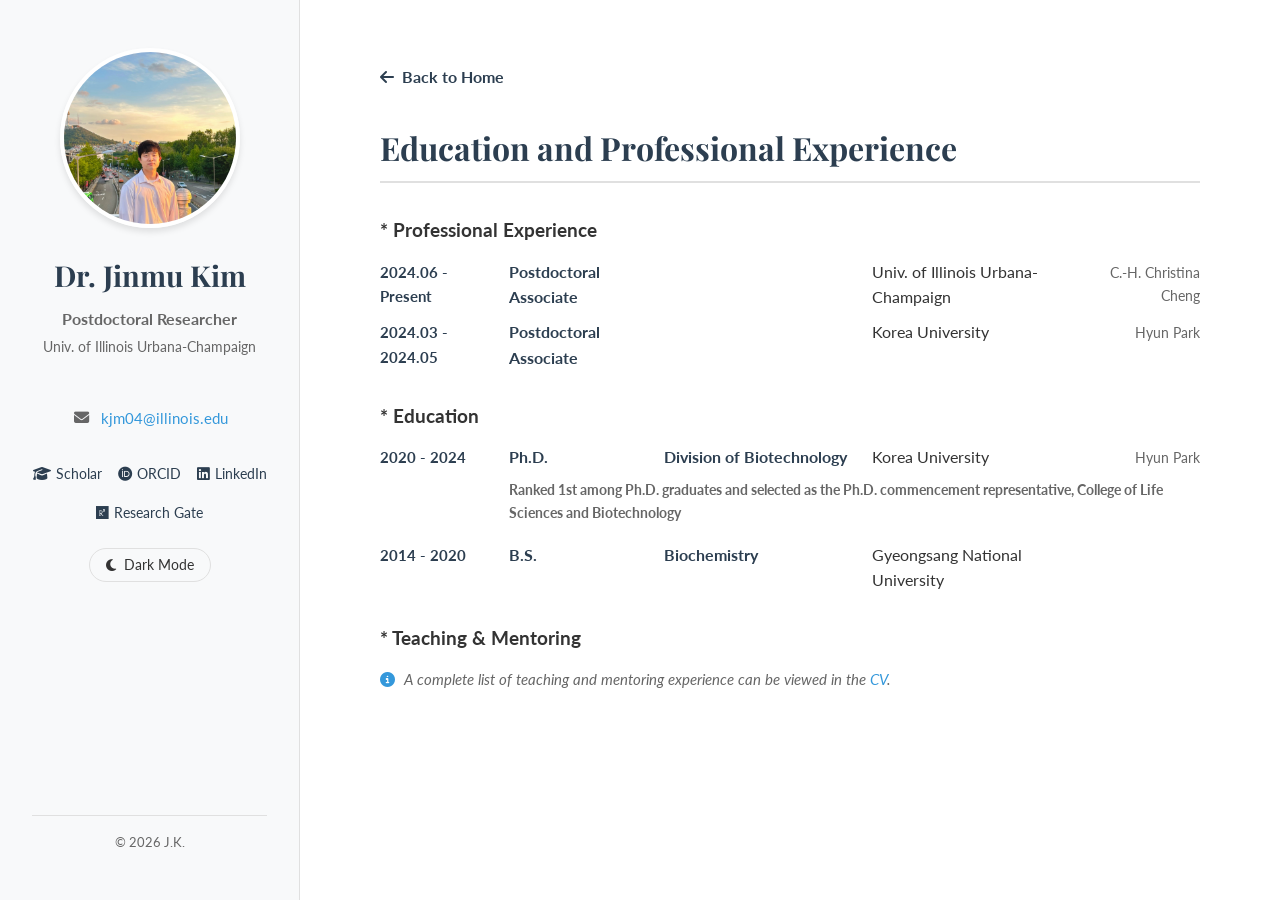
<file: education.html>
<!DOCTYPE html>
<html lang="en" data-theme="light">

<head>
    <meta charset="UTF-8">
    <meta name="viewport" content="width=device-width, initial-scale=1.0">
    <title>Education & Experience | Dr. Jinmu Kim</title>
    <meta name="description" content="Education and professional experience of Dr. Jinmu Kim, Postdoctoral Researcher.">
    <link rel="stylesheet" href="style.css">
    <link rel="preconnect" href="https://fonts.googleapis.com">
    <link rel="preconnect" href="https://fonts.gstatic.com" crossorigin>
    <link
        href="https://fonts.googleapis.com/css2?family=Lato:wght@300;400;700&family=Playfair+Display:wght@700&display=swap"
        rel="stylesheet">
    <link rel="stylesheet" href="https://cdnjs.cloudflare.com/ajax/libs/font-awesome/6.4.0/css/all.min.css">
</head>

<body>

    <div class="container">
        <!-- Sidebar Section -->
        <aside class="sidebar">
            <div class="profile-section">
                <div class="profile-photo-container">
                    <img src="assets/profile.png" alt="Profile Photo" class="profile-photo" id="profile-photo">
                </div>
                <h1 class="name">Dr. Jinmu Kim</h1>
                <p class="title">Postdoctoral Researcher </p>
                <p class="university">Univ. of Illinois Urbana-Champaign</p>
            </div>

            <div class="contact-section">
                <ul class="contact-list">
                    <li><i class="fas fa-envelope"></i> <a href="mailto:kjm04@illinois.edu">kjm04@illinois.edu</a></li>
                </ul>
                <div class="social-links">
                    <a href="https://scholar.google.com/citations?user=EKrur-wAAAAJ&hl=en"
                        aria-label="Google Scholar"><i class="fas fa-graduation-cap"></i> Scholar</a>
                    <a href="https://orcid.org/0000-0003-4045-7227" aria-label="ORCID"><i class="fab fa-orcid"></i>
                        ORCID</a>
                    <a href="https://www.linkedin.com/in/jinmu-kim-b20b4b314" aria-label="LinkedIn"><i
                            class="fab fa-linkedin"></i> LinkedIn</a>
                    <a href="https://www.researchgate.net/profile/Jinmu-Kim" aria-label="ResearchGate"><i
                            class="fab fa-researchgate"></i> Research Gate</a>
                </div>
            </div>

            <div class="theme-toggle-wrapper">
                <button class="theme-toggle" id="theme-toggle" aria-label="Toggle dark mode">
                    <i class="fas fa-moon" id="theme-icon"></i>
                    <span id="theme-label">Dark Mode</span>
                </button>
            </div>

            <div class="sidebar-footer">
                <p>&copy; <span id="current-year"></span> J.K.</p>
            </div>
        </aside>

        <!-- Main Content Section -->
        <main class="main-content">
            <header class="mobile-header">
                <span class="mobile-title">Dr. Jinmu Kim</span>
                <div class="mobile-controls">
                    <button class="theme-toggle-mobile" id="theme-toggle-mobile" aria-label="Toggle dark mode">
                        <i class="fas fa-moon" id="theme-icon-mobile"></i>
                    </button>
                    <button class="menu-toggle" aria-label="Toggle navigation">
                        <i class="fas fa-bars"></i>
                    </button>
                </div>
            </header>

            <div class="pub-page-header">
                <a href="index.html" class="back-link"><i class="fas fa-arrow-left"></i> Back to Home</a>
            </div>

            <section id="education" class="content-section">
                <h2>Education and Professional Experience</h2>

                <h3>* Professional Experience</h3>
                <div class="education-grid">
                    <div class="edu-date">2024.06 - Present</div>
                    <div class="edu-role">Postdoctoral Associate</div>
                    <div class="edu-dept"></div>
                    <div class="edu-loc">Univ. of Illinois Urbana-Champaign</div>
                    <div class="edu-advisor">C.-H. Christina Cheng</div>
                </div>
                <div class="education-grid">
                    <div class="edu-date">2024.03 - 2024.05</div>
                    <div class="edu-role">Postdoctoral Associate</div>
                    <div class="edu-dept"></div>
                    <div class="edu-loc">Korea University</div>
                    <div class="edu-advisor">Hyun Park</div>
                </div>

                <br>

                <h3>* Education</h3>
                <div class="education-grid">
                    <div class="edu-date">2020 - 2024</div>
                    <div class="edu-role">Ph.D.</div>
                    <div class="edu-dept">Division of Biotechnology</div>
                    <div class="edu-loc">Korea University</div>
                    <div class="edu-advisor">Hyun Park</div>
                    <div class="edu-note">Ranked 1st among Ph.D. graduates and selected as the Ph.D. commencement
                        representative, College of Life Sciences and Biotechnology</div>
                </div>
                <div class="education-grid">
                    <div class="edu-date">2014 - 2020</div>
                    <div class="edu-role">B.S.</div>
                    <div class="edu-dept">Biochemistry</div>
                    <div class="edu-loc">Gyeongsang National University</div>
                    <div class="edu-advisor"></div>
                </div>

                <br>

                <!-- Teaching & Mentoring note -->
                <h3>* Teaching & Mentoring</h3>
                <p class="cv-note"><i class="fas fa-info-circle"></i> A complete list of teaching and mentoring
                    experience can be viewed in the <a href="assets/JK_cv_2026_NEW.pdf" target="_blank">CV</a>.</p>
            </section>

        </main>
    </div>

    <script src="script.js"></script>
</body>

</html>
</file>
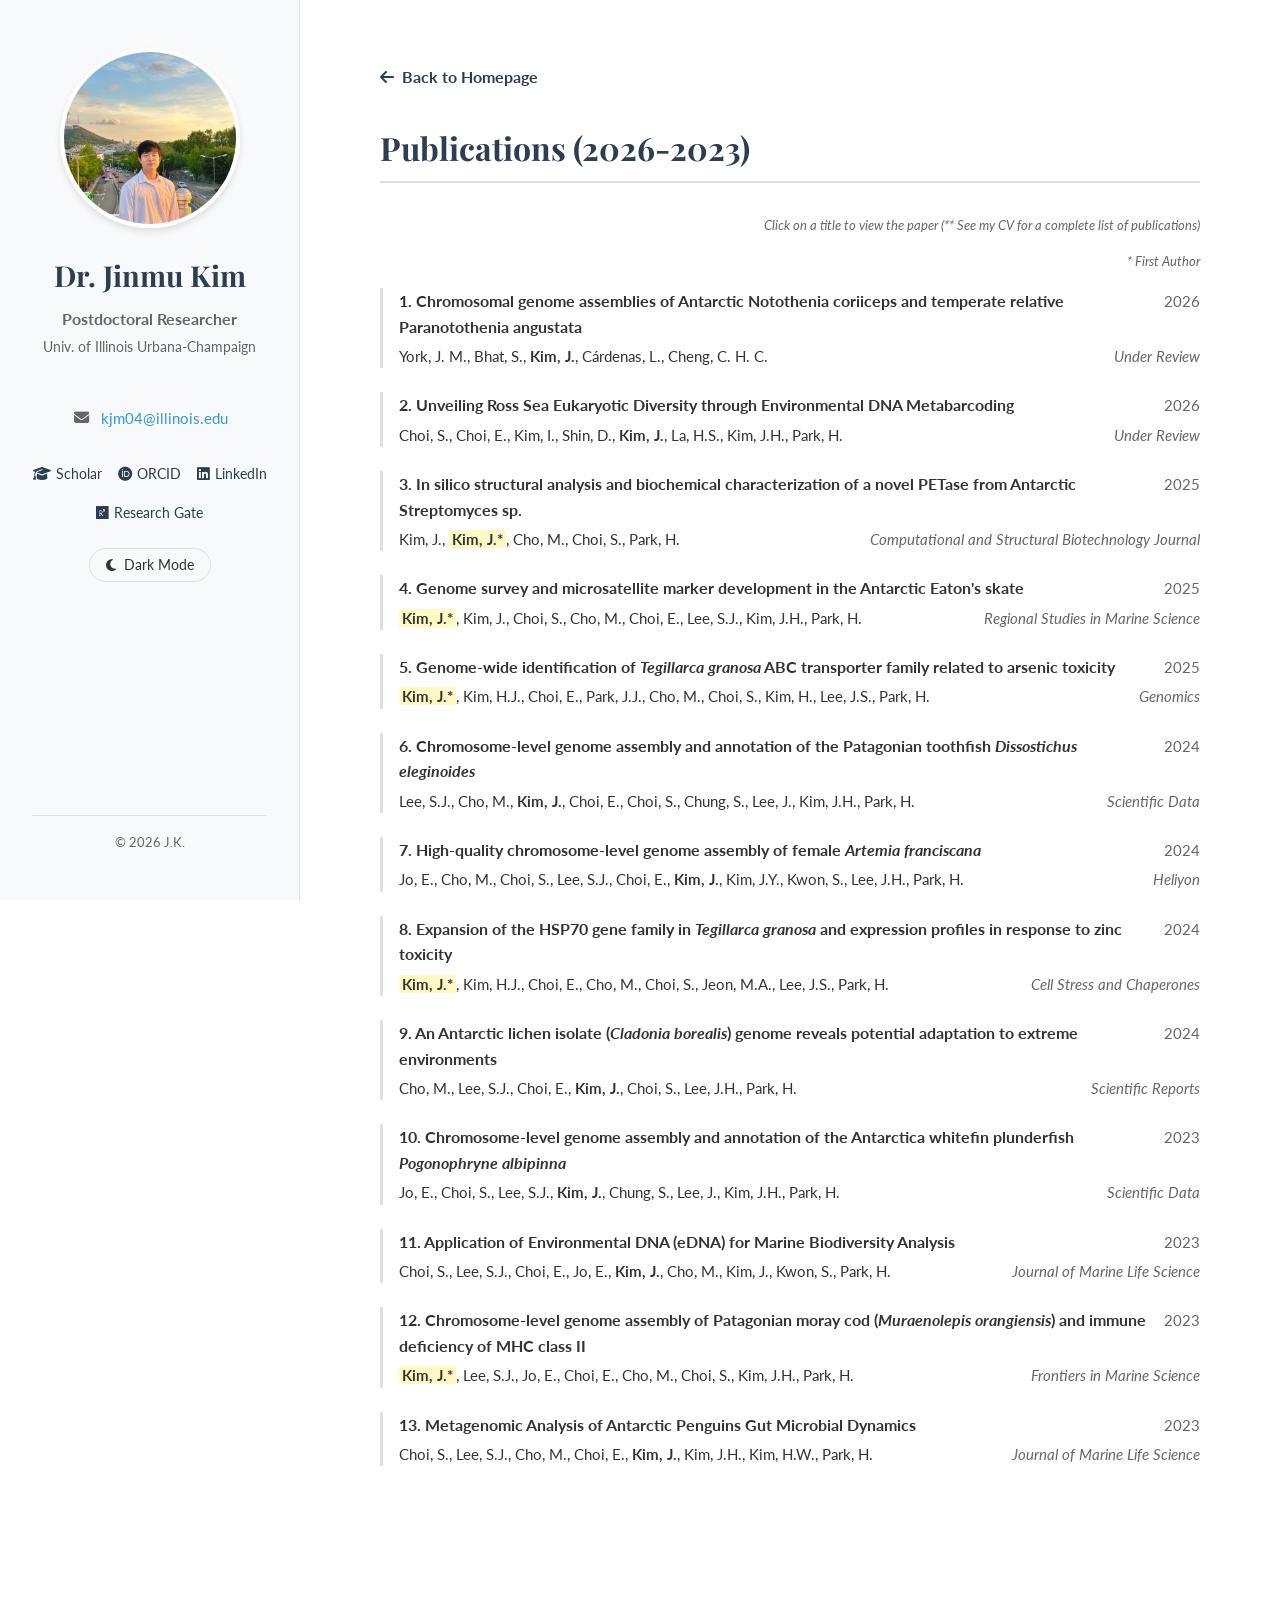
<file: publications.html>
<!DOCTYPE html>
<html lang="en" data-theme="light">

<head>
    <meta charset="UTF-8">
    <meta name="viewport" content="width=device-width, initial-scale=1.0">
    <title>Publications | Dr. Jinmu Kim</title>
    <meta name="description" content="Peer-reviewed publications by Dr. Jinmu Kim.">
    <link rel="stylesheet" href="style.css">
    <link rel="preconnect" href="https://fonts.googleapis.com">
    <link rel="preconnect" href="https://fonts.gstatic.com" crossorigin>
    <link
        href="https://fonts.googleapis.com/css2?family=Lato:wght@300;400;700&family=Playfair+Display:wght@700&display=swap"
        rel="stylesheet">
    <link rel="stylesheet" href="https://cdnjs.cloudflare.com/ajax/libs/font-awesome/6.4.0/css/all.min.css">
</head>

<body>

    <div class="container">
        <aside class="sidebar">
            <div class="profile-section">
                <div class="profile-photo-container">
                    <img src="assets/profile.png" alt="Profile Photo" class="profile-photo" id="profile-photo">
                </div>
                <h1 class="name">Dr. Jinmu Kim</h1>
                <p class="title">Postdoctoral Researcher</p>
                <p class="university">Univ. of Illinois Urbana-Champaign</p>
            </div>
            <div class="contact-section">
                <ul class="contact-list">
                    <li><i class="fas fa-envelope"></i> <a href="mailto:kjm04@illinois.edu">kjm04@illinois.edu</a></li>
                </ul>
                <div class="social-links">
                    <a href="https://scholar.google.com/citations?user=EKrur-wAAAAJ&hl=en" aria-label="Google Scholar"><i class="fas fa-graduation-cap"></i> Scholar</a>
                    <a href="https://orcid.org/0000-0003-4045-7227" aria-label="ORCID"><i class="fab fa-orcid"></i> ORCID</a>
                    <a href="https://www.linkedin.com/in/jinmu-kim-b20b4b314" aria-label="LinkedIn"><i class="fab fa-linkedin"></i> LinkedIn</a>
                    <a href="https://www.researchgate.net/profile/Jinmu-Kim" aria-label="ResearchGate"><i class="fab fa-researchgate"></i> Research Gate</a>
                </div>
            </div>
            <div class="theme-toggle-wrapper">
                <button class="theme-toggle" id="theme-toggle" aria-label="Toggle dark mode">
                    <i class="fas fa-moon" id="theme-icon"></i>
                    <span id="theme-label">Dark Mode</span>
                </button>
            </div>
            <div class="sidebar-footer">
                <p>&copy; <span id="current-year"></span> J.K.</p>
            </div>
        </aside>

        <main class="main-content">
            <header class="mobile-header">
                <span class="mobile-title">Dr. Jinmu Kim</span>
                <div class="mobile-controls">
                    <button class="theme-toggle-mobile" id="theme-toggle-mobile" aria-label="Toggle dark mode">
                        <i class="fas fa-moon" id="theme-icon-mobile"></i>
                    </button>
                    <button class="menu-toggle" aria-label="Toggle navigation">
                        <i class="fas fa-bars"></i>
                    </button>
                </div>
            </header>

            <div class="pub-page-header">
                <a href="index.html" class="back-link"><i class="fas fa-arrow-left"></i> Back to Homepage</a>
            </div>

            <section class="content-section">
                <h2>Publications (2026-2023)</h2>
                <p class="citation-note">Click on a title to view the paper (** See my CV for a complete list of publications)</p>
                <p class="citation-note">* First Author</p>
                <ul class="citation-list">
                    <li>
                        <span class="citation-title"><a href="https://doi.org/10.1101/2025.10.11.681823">1. Chromosomal genome assemblies of Antarctic Notothenia coriiceps and temperate relative Paranotothenia angustata</a> <span class="citation-year">2026</span></span>
                        <span class="citation-authors">York, J. M., Bhat, S., <strong>Kim, J.</strong>, Cárdenas, L., Cheng, C. H. C.</span>
                        <span class="citation-journal"><em>Under Review</em></span>
                    </li>
                    <li>
                        <span class="citation-title"><a href="https://papers.ssrn.com/sol3/papers.cfm?abstract_id=6662831">2. Unveiling Ross Sea Eukaryotic Diversity through Environmental DNA Metabarcoding</a> <span class="citation-year">2026</span></span>
                        <span class="citation-authors">Choi, S., Choi, E., Kim, I., Shin, D., <strong>Kim, J.</strong>, La, H.S., Kim, J.H., Park, H.</span>
                        <span class="citation-journal"><em>Under Review</em></span>
                    </li>
                    <li>
                        <span class="citation-title"><a href="https://doi.org/10.1016/j.csbj.2025.11.017">3. In silico structural analysis and biochemical characterization of a novel PETase from Antarctic Streptomyces sp.</a> <span class="citation-year">2025</span></span>
                        <span class="citation-authors">Kim, J., <span class="first-author"><strong>Kim, J.*</strong></span>, Cho, M., Choi, S., Park, H.</span>
                        <span class="citation-journal"><em>Computational and Structural Biotechnology Journal</em></span>
                    </li>
                    <li>
                        <span class="citation-title"><a href="https://doi.org/10.1016/j.rsma.2025.104432">4. Genome survey and microsatellite marker development in the Antarctic Eaton's skate</a> <span class="citation-year">2025</span></span>
                        <span class="citation-authors"><span class="first-author"><strong>Kim, J.*</strong></span>, Kim, J., Choi, S., Cho, M., Choi, E., Lee, S.J., Kim, J.H., Park, H.</span>
                        <span class="citation-journal"><em>Regional Studies in Marine Science</em></span>
                    </li>
                    <li>
                        <span class="citation-title"><a href="https://doi.org/10.1016/j.ygeno.2025.111024">5. Genome-wide identification of <em>Tegillarca granosa</em> ABC transporter family related to arsenic toxicity</a> <span class="citation-year">2025</span></span>
                        <span class="citation-authors"><span class="first-author"><strong>Kim, J.*</strong></span>, Kim, H.J., Choi, E., Park, J.J., Cho, M., Choi, S., Kim, H., Lee, J.S., Park, H.</span>
                        <span class="citation-journal"><em>Genomics</em></span>
                    </li>
                    <li>
                        <span class="citation-title"><a href="https://doi.org/10.1038/s41597-024-04119-w">6. Chromosome-level genome assembly and annotation of the Patagonian toothfish <em>Dissostichus eleginoides</em></a> <span class="citation-year">2024</span></span>
                        <span class="citation-authors">Lee, S.J., Cho, M., <strong>Kim, J.</strong>, Choi, E., Choi, S., Chung, S., Lee, J., Kim, J.H., Park, H.</span>
                        <span class="citation-journal"><em>Scientific Data</em></span>
                    </li>
                    <li>
                        <span class="citation-title"><a href="https://doi.org/10.1016/j.heliyon.2024.e38687">7. High-quality chromosome-level genome assembly of female <em>Artemia franciscana</em></a> <span class="citation-year">2024</span></span>
                        <span class="citation-authors">Jo, E., Cho, M., Choi, S., Lee, S.J., Choi, E., <strong>Kim, J.</strong>, Kim, J.Y., Kwon, S., Lee, J.H., Park, H.</span>
                        <span class="citation-journal"><em>Heliyon</em></span>
                    </li>
                    <li>
                        <span class="citation-title"><a href="https://doi.org/10.1016/j.cstres.2024.01.004">8. Expansion of the HSP70 gene family in <em>Tegillarca granosa</em> and expression profiles in response to zinc toxicity</a> <span class="citation-year">2024</span></span>
                        <span class="citation-authors"><span class="first-author"><strong>Kim, J.*</strong></span>, Kim, H.J., Choi, E., Cho, M., Choi, S., Jeon, M.A., Lee, J.S., Park, H.</span>
                        <span class="citation-journal"><em>Cell Stress and Chaperones</em></span>
                    </li>
                    <li>
                        <span class="citation-title"><a href="https://doi.org/10.1038/s41598-024-51895-x">9. An Antarctic lichen isolate (<em>Cladonia borealis</em>) genome reveals potential adaptation to extreme environments</a> <span class="citation-year">2024</span></span>
                        <span class="citation-authors">Cho, M., Lee, S.J., Choi, E., <strong>Kim, J.</strong>, Choi, S., Lee, J.H., Park, H.</span>
                        <span class="citation-journal"><em>Scientific Reports</em></span>
                    </li>
                    <li>
                        <span class="citation-title"><a href="https://doi.org/10.1038/s41597-023-02811-x">10. Chromosome-level genome assembly and annotation of the Antarctica whitefin plunderfish <em>Pogonophryne albipinna</em></a> <span class="citation-year">2023</span></span>
                        <span class="citation-authors">Jo, E., Choi, S., Lee, S.J., <strong>Kim, J.</strong>, Chung, S., Lee, J., Kim, J.H., Park, H.</span>
                        <span class="citation-journal"><em>Scientific Data</em></span>
                    </li>
                    <li>
                        <span class="citation-title"><a href="https://doi.org/10.23005/ksmls.2023.8.2.93">11. Application of Environmental DNA (eDNA) for Marine Biodiversity Analysis</a> <span class="citation-year">2023</span></span>
                        <span class="citation-authors">Choi, S., Lee, S.J., Choi, E., Jo, E., <strong>Kim, J.</strong>, Cho, M., Kim, J., Kwon, S., Park, H.</span>
                        <span class="citation-journal"><em>Journal of Marine Life Science</em></span>
                    </li>
                    <li>
                        <span class="citation-title"><a href="https://doi.org/10.3389/fmars.2023.1215125">12. Chromosome-level genome assembly of Patagonian moray cod (<em>Muraenolepis orangiensis</em>) and immune deficiency of MHC class II</a> <span class="citation-year">2023</span></span>
                        <span class="citation-authors"><span class="first-author"><strong>Kim, J.*</strong></span>, Lee, S.J., Jo, E., Choi, E., Cho, M., Choi, S., Kim, J.H., Park, H.</span>
                        <span class="citation-journal"><em>Frontiers in Marine Science</em></span>
                    </li>
                    <li>
                        <span class="citation-title"><a href="https://doi.org/10.23005/ksmls.2023.8.1.43">13. Metagenomic Analysis of Antarctic Penguins Gut Microbial Dynamics</a> <span class="citation-year">2023</span></span>
                        <span class="citation-authors">Choi, S., Lee, S.J., Cho, M., Choi, E., <strong>Kim, J.</strong>, Kim, J.H., Kim, H.W., Park, H.</span>
                        <span class="citation-journal"><em>Journal of Marine Life Science</em></span>
                    </li>
                </ul>
            </section>
        </main>
    </div>

    <script src="script.js"></script>
</body>

</html>
</file>
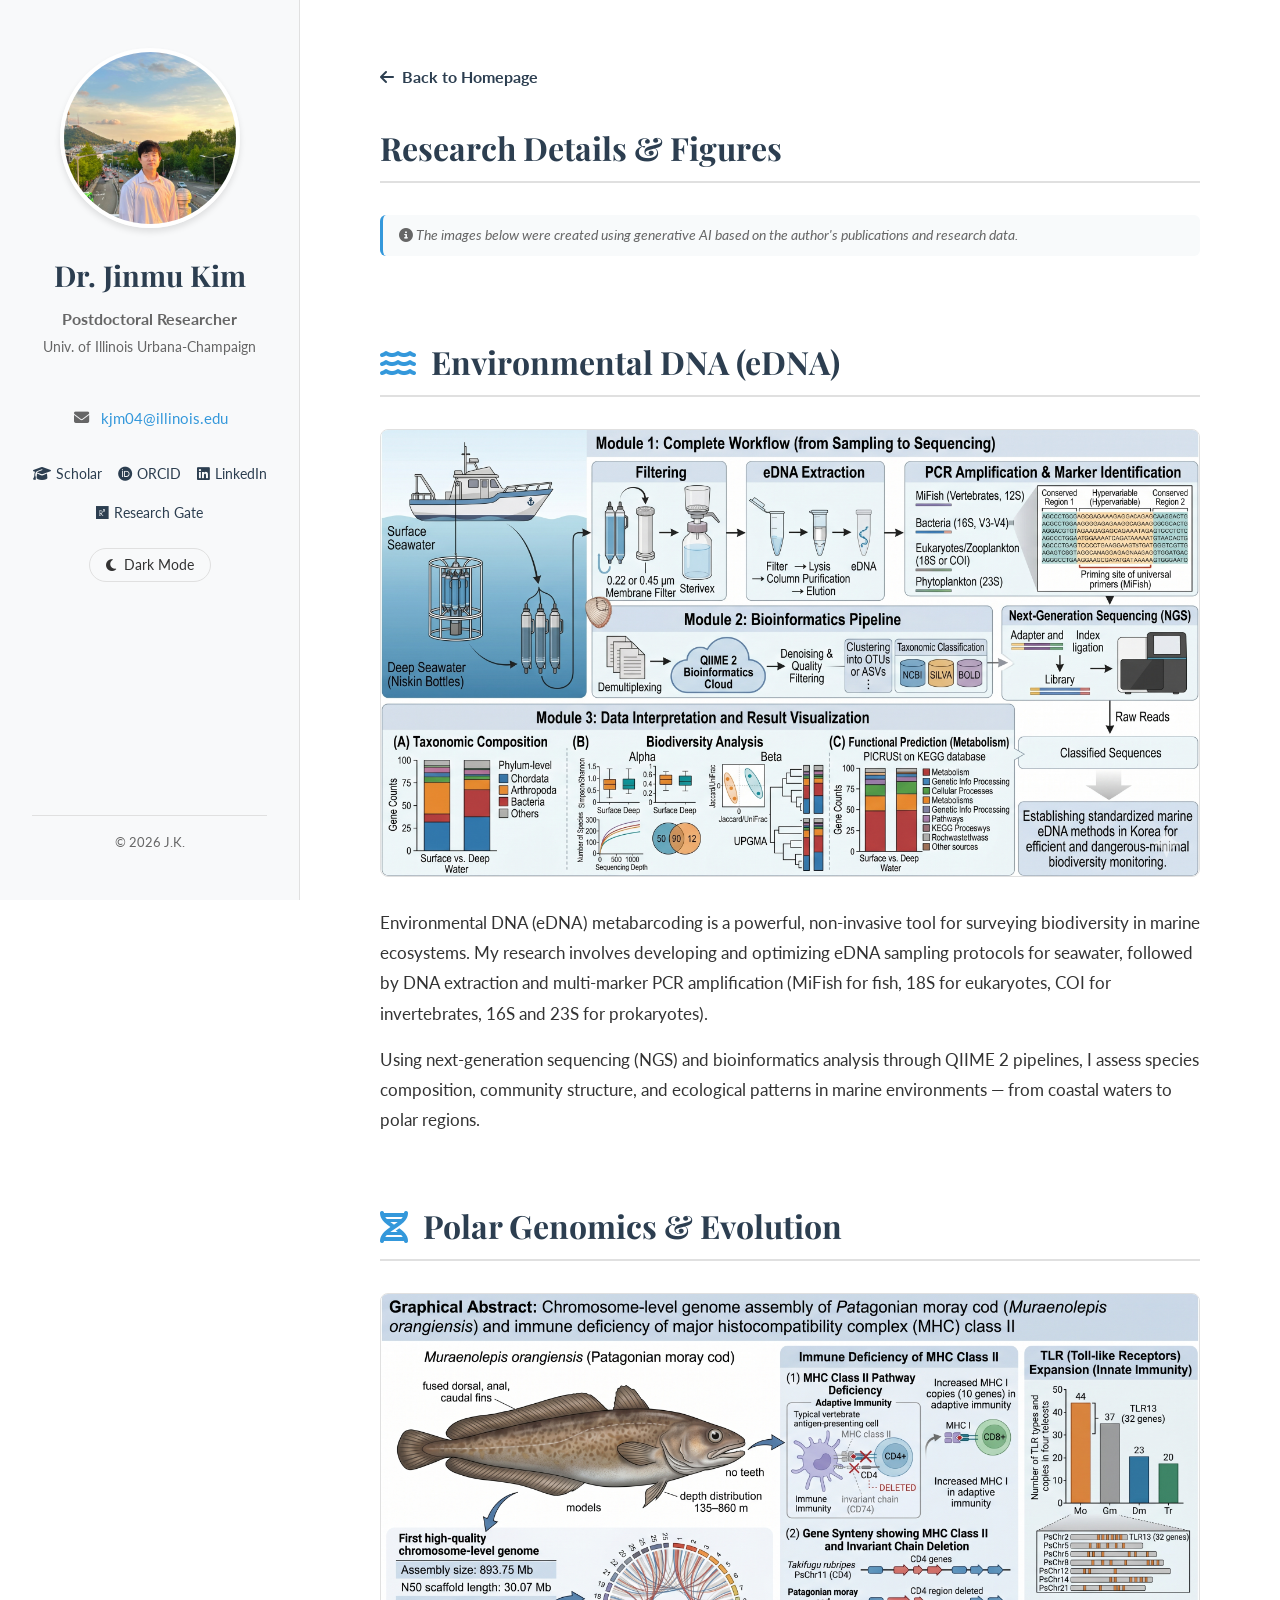
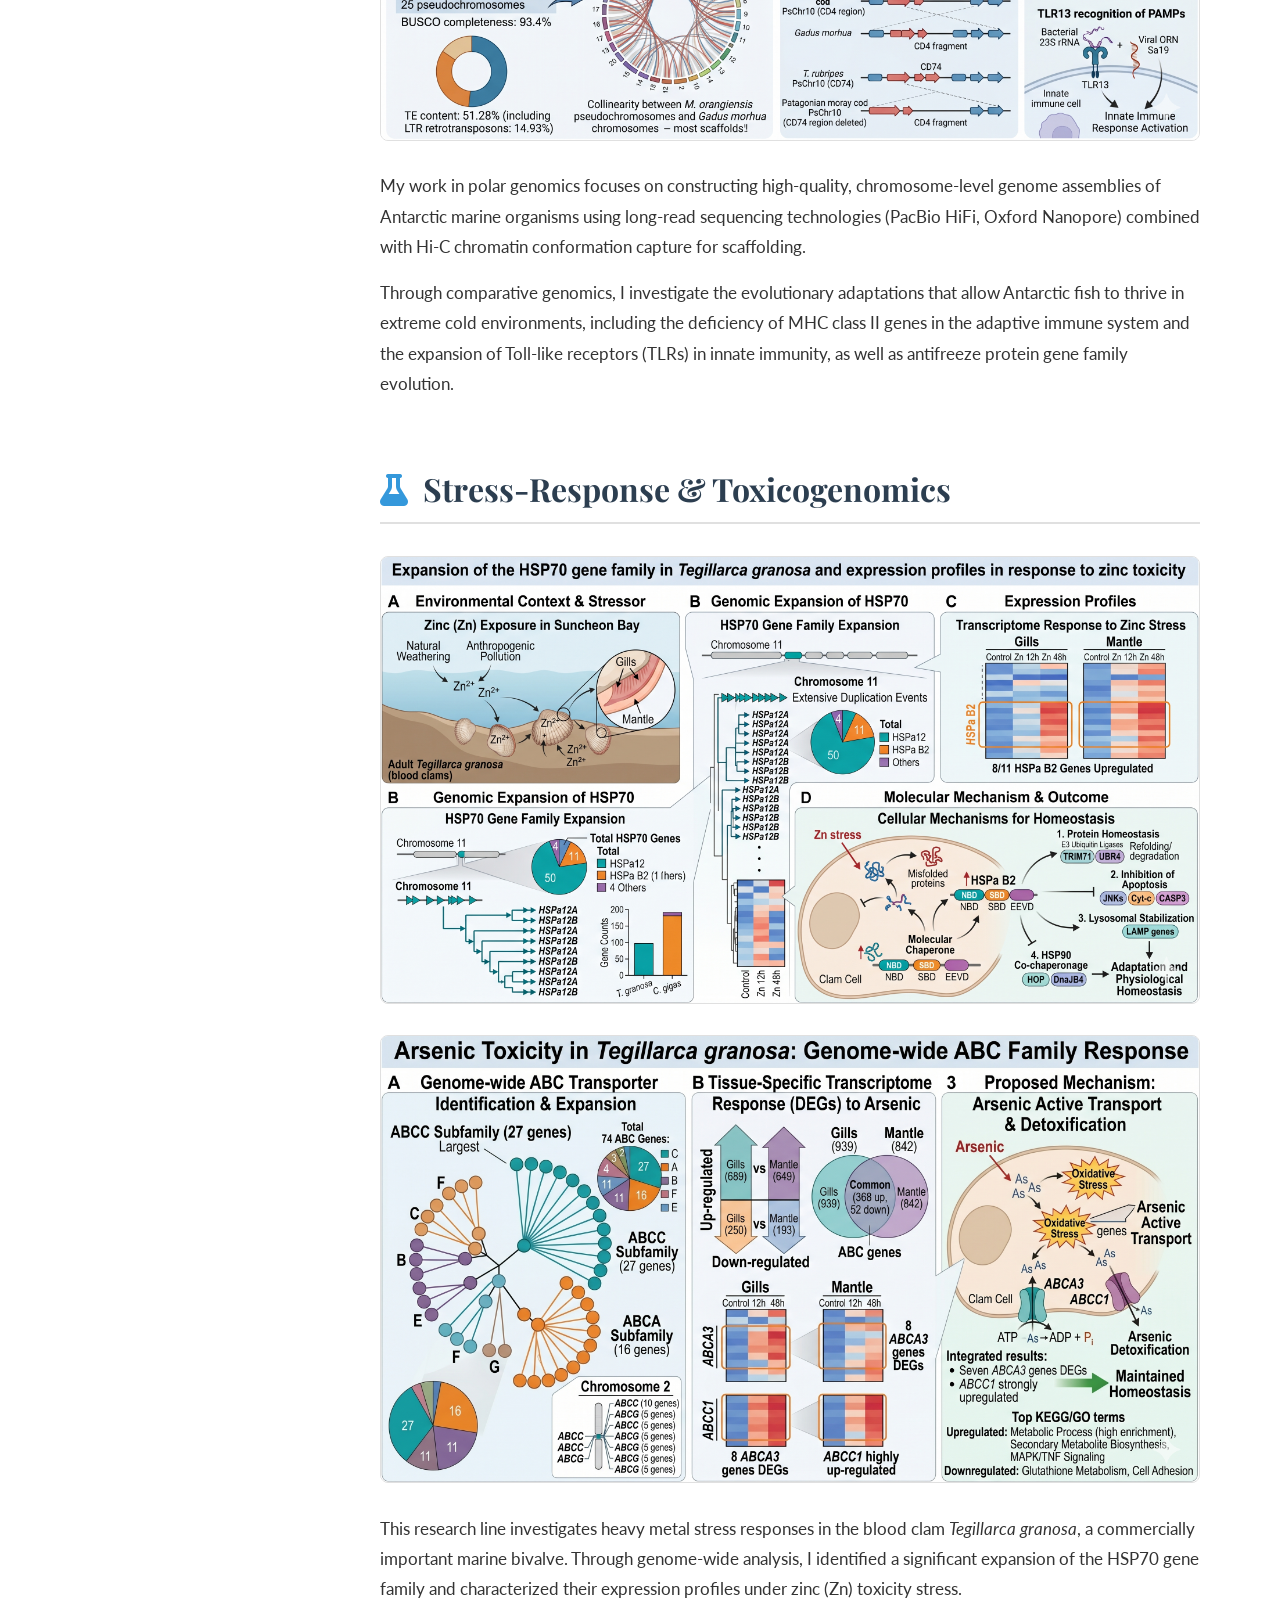
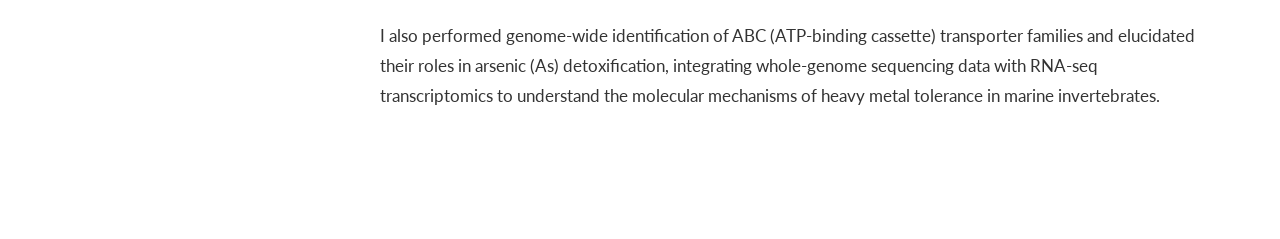
<file: research.html>
<!DOCTYPE html>
<html lang="en" data-theme="light">

<head>
    <meta charset="UTF-8">
    <meta name="viewport" content="width=device-width, initial-scale=1.0">
    <title>Research Interests | Dr. Jinmu Kim</title>
    <meta name="description" content="Research interests and projects of Dr. Jinmu Kim.">
    <link rel="stylesheet" href="style.css">
    <link rel="preconnect" href="https://fonts.googleapis.com">
    <link rel="preconnect" href="https://fonts.gstatic.com" crossorigin>
    <link
        href="https://fonts.googleapis.com/css2?family=Lato:wght@300;400;700&family=Playfair+Display:wght@700&display=swap"
        rel="stylesheet">
    <link rel="stylesheet" href="https://cdnjs.cloudflare.com/ajax/libs/font-awesome/6.4.0/css/all.min.css">
</head>

<body>

    <div class="container">
        <aside class="sidebar">
            <div class="profile-section">
                <div class="profile-photo-container">
                    <img src="assets/profile.png" alt="Profile Photo" class="profile-photo" id="profile-photo">
                </div>
                <h1 class="name">Dr. Jinmu Kim</h1>
                <p class="title">Postdoctoral Researcher</p>
                <p class="university">Univ. of Illinois Urbana-Champaign</p>
            </div>
            <div class="contact-section">
                <ul class="contact-list">
                    <li><i class="fas fa-envelope"></i> <a href="mailto:kjm04@illinois.edu">kjm04@illinois.edu</a></li>
                </ul>
                <div class="social-links">
                    <a href="https://scholar.google.com/citations?user=EKrur-wAAAAJ&hl=en" aria-label="Google Scholar"><i class="fas fa-graduation-cap"></i> Scholar</a>
                    <a href="https://orcid.org/0000-0003-4045-7227" aria-label="ORCID"><i class="fab fa-orcid"></i> ORCID</a>
                    <a href="https://www.linkedin.com/in/jinmu-kim-b20b4b314" aria-label="LinkedIn"><i class="fab fa-linkedin"></i> LinkedIn</a>
                    <a href="https://www.researchgate.net/profile/Jinmu-Kim" aria-label="ResearchGate"><i class="fab fa-researchgate"></i> Research Gate</a>
                </div>
            </div>
            <div class="theme-toggle-wrapper">
                <button class="theme-toggle" id="theme-toggle" aria-label="Toggle dark mode">
                    <i class="fas fa-moon" id="theme-icon"></i>
                    <span id="theme-label">Dark Mode</span>
                </button>
            </div>
            <div class="sidebar-footer">
                <p>&copy; <span id="current-year"></span> J.K.</p>
            </div>
        </aside>

        <main class="main-content">
            <header class="mobile-header">
                <span class="mobile-title">Dr. Jinmu Kim</span>
                <div class="mobile-controls">
                    <button class="theme-toggle-mobile" id="theme-toggle-mobile" aria-label="Toggle dark mode">
                        <i class="fas fa-moon" id="theme-icon-mobile"></i>
                    </button>
                    <button class="menu-toggle" aria-label="Toggle navigation">
                        <i class="fas fa-bars"></i>
                    </button>
                </div>
            </header>

            <div class="pub-page-header">
                <a href="index.html" class="back-link"><i class="fas fa-arrow-left"></i> Back to Homepage</a>
            </div>

            <section class="content-section">
                <h2>Research Details & Figures</h2>
                <p class="ai-img-note"><i class="fas fa-info-circle"></i> The images below were created using generative AI based on the author's publications and research data.</p>
            </section>

            <!-- eDNA -->
            <section class="content-section research-detail-section">
                <h2><i class="fas fa-water" style="color: var(--accent-color); margin-right: 0.5rem;"></i> Environmental DNA (eDNA)</h2>
                <div class="research-detail-img">
                    <img src="assets/4_eDNA_pipeline.png" alt="Environmental DNA metabarcoding pipeline">
                </div>
                <div class="research-detail-text">
                    <p>Environmental DNA (eDNA) metabarcoding is a powerful, non-invasive tool for surveying biodiversity in marine ecosystems. My research involves developing and optimizing eDNA sampling protocols for seawater, followed by DNA extraction and multi-marker PCR amplification (MiFish for fish, 18S for eukaryotes, COI for invertebrates, 16S and 23S for prokaryotes).</p>
                    <p>Using next-generation sequencing (NGS) and bioinformatics analysis through QIIME 2 pipelines, I assess species composition, community structure, and ecological patterns in marine environments — from coastal waters to polar regions.</p>
                </div>
            </section>

            <!-- Polar Genomics -->
            <section class="content-section research-detail-section">
                <h2><i class="fas fa-dna" style="color: var(--accent-color); margin-right: 0.5rem;"></i> Polar Genomics & Evolution</h2>
                <div class="research-detail-img">
                    <img src="assets/3_S4_genome.png" alt="Chromosome-level genome assembly of Antarctic fish">
                </div>
                <div class="research-detail-text">
                    <p>My work in polar genomics focuses on constructing high-quality, chromosome-level genome assemblies of Antarctic marine organisms using long-read sequencing technologies (PacBio HiFi, Oxford Nanopore) combined with Hi-C chromatin conformation capture for scaffolding.</p>
                    <p>Through comparative genomics, I investigate the evolutionary adaptations that allow Antarctic fish to thrive in extreme cold environments, including the deficiency of MHC class II genes in the adaptive immune system and the expansion of Toll-like receptors (TLRs) in innate immunity, as well as antifreeze protein gene family evolution.</p>
                </div>
            </section>

            <!-- Stress Response -->
            <section class="content-section research-detail-section">
                <h2><i class="fas fa-flask" style="color: var(--accent-color); margin-right: 0.5rem;"></i> Stress-Response & Toxicogenomics</h2>
                <div class="research-detail-img">
                    <img src="assets/1_Teg_Zn.png" alt="HSP70 gene expansion and zinc toxicity in Tegillarca granosa">
                </div>
                <div class="research-detail-img">
                    <img src="assets/2_Teg_As.png" alt="ABC transporter family and arsenic detoxification in Tegillarca granosa">
                </div>
                <div class="research-detail-text">
                    <p>This research line investigates heavy metal stress responses in the blood clam <em>Tegillarca granosa</em>, a commercially important marine bivalve. Through genome-wide analysis, I identified a significant expansion of the HSP70 gene family and characterized their expression profiles under zinc (Zn) toxicity stress.</p>
                    <p>I also performed genome-wide identification of ABC (ATP-binding cassette) transporter families and elucidated their roles in arsenic (As) detoxification, integrating whole-genome sequencing data with RNA-seq transcriptomics to understand the molecular mechanisms of heavy metal tolerance in marine invertebrates.</p>
                </div>
            </section>

        </main>
    </div>

    <script src="script.js"></script>
</body>

</html>
</file>
<file: style.css>
/* ============================
   CSS Variables - Light Theme (default)
   ============================ */
:root {
    --primary-color: #2c3e50;
    --accent-color: #3498db;
    --bg-color: #ffffff;
    --sidebar-bg: #f8f9fa;
    --text-color: #333333;
    --light-text: #666666;
    --border-color: #e0e0e0;
    --card-bg: #ffffff;
    --card-border: #e8ecf0;
    --card-img-bg: #f8fafb;
    --highlight-bg: #fff9c4;
    --font-heading: 'Playfair Display', serif;
    --font-body: 'Lato', sans-serif;
    --sidebar-width: 300px;
    --content-max-width: 1100px;
}

/* Dark Theme */
[data-theme="dark"] {
    --primary-color: #93b5cf;
    --accent-color: #5dade2;
    --bg-color: #1a1a2e;
    --sidebar-bg: #16213e;
    --text-color: #e0e0e0;
    --light-text: #a0a0b0;
    --border-color: #2a2a4a;
    --card-bg: #1e1e3a;
    --card-border: #2a2a4a;
    --card-img-bg: #12122a;
    --highlight-bg: #3a3520;
}

/* Reset & Base */
* { box-sizing: border-box; margin: 0; padding: 0; }
body {
    font-family: var(--font-body);
    color: var(--text-color);
    line-height: 1.6;
    background-color: var(--bg-color);
    transition: background-color 0.3s ease, color 0.3s ease;
}
a { color: var(--accent-color); text-decoration: none; transition: color 0.3s ease; }
a:hover { color: #1d6fa5; text-decoration: underline; }
[data-theme="dark"] a:hover { color: #7ec8f0; }
ul { list-style: none; }

/* Layout */
.container {
    display: grid;
    grid-template-columns: var(--sidebar-width) 1fr;
    min-height: 100vh;
}

/* Sidebar */
.sidebar {
    background-color: var(--sidebar-bg);
    padding: 3rem 2rem;
    border-right: 1px solid var(--border-color);
    position: sticky; top: 0; height: 100vh;
    overflow-y: auto;
    display: flex; flex-direction: column; justify-content: space-between;
    transition: background-color 0.3s ease;
}
.profile-section { text-align: center; margin-bottom: 2rem; }
.profile-photo-container {
    width: 180px; height: 180px; margin: 0 auto 1.5rem;
    border-radius: 50%; overflow: hidden;
    border: 4px solid var(--card-bg);
    box-shadow: 0 4px 6px rgba(0,0,0,0.1);
}
.profile-photo { width: 100%; height: 100%; object-fit: cover; }
.name { font-family: var(--font-heading); font-size: 1.8rem; margin-bottom: 0.5rem; color: var(--primary-color); }
.title { font-weight: 700; color: var(--light-text); margin-bottom: 0.2rem; }
.university { color: var(--light-text); font-size: 0.9rem; }
.contact-section { margin-top: 1rem; }
.contact-list li {
    margin-bottom: 0.8rem; font-size: 0.95rem;
    display: flex; align-items: center; gap: 10px; justify-content: center;
}
.contact-list i { color: var(--light-text); width: 20px; text-align: center; }
.social-links { margin-top: 2rem; display: flex; flex-wrap: wrap; gap: 1rem; justify-content: center; }
.social-links a { color: var(--primary-color); font-size: 0.9rem; display: flex; align-items: center; gap: 5px; }
.social-links a:hover { color: var(--accent-color); text-decoration: none; }
.sidebar-footer {
    border-top: 1px solid var(--border-color); padding-top: 1rem;
    margin-top: auto; font-size: 0.8rem; color: var(--light-text); text-align: center;
}

/* Theme Toggle */
.theme-toggle-wrapper { text-align: center; margin-top: 1.5rem; margin-bottom: 1rem; }
.theme-toggle {
    background: none; border: 1px solid var(--border-color); color: var(--text-color);
    padding: 0.5rem 1rem; border-radius: 20px; cursor: pointer;
    font-family: var(--font-body); font-size: 0.85rem;
    display: inline-flex; align-items: center; gap: 0.5rem;
    transition: all 0.3s ease;
}
.theme-toggle:hover { border-color: var(--accent-color); color: var(--accent-color); }
.theme-toggle-mobile {
    background: none; border: none; color: white;
    font-size: 1.3rem; cursor: pointer; padding: 0.2rem;
}
.mobile-controls { display: flex; align-items: center; gap: 0.8rem; }

/* Main Content */
.main-content { padding: 4rem 5rem; transition: background-color 0.3s ease; }
.mobile-header { display: none; }

/* Top Navigation */
.top-nav {
    margin-bottom: 4rem; border-bottom: 1px solid var(--border-color);
    padding-bottom: 1rem; display: flex; align-items: center; justify-content: space-between;
}
.top-nav ul { display: flex; gap: 2rem; flex-wrap: wrap; }
.top-nav a {
    color: var(--light-text); font-weight: 700; text-transform: uppercase;
    font-size: 0.85rem; letter-spacing: 1px; padding-bottom: 5px; position: relative;
}
.top-nav a:hover, .top-nav a.active { color: var(--primary-color); text-decoration: none; }
.top-nav a.active::after {
    content: ''; position: absolute; bottom: 0; left: 0;
    width: 100%; height: 2px; background-color: var(--accent-color);
}

/* Sections */
.content-section { margin-bottom: 5rem; max-width: var(--content-max-width); scroll-margin-top: 100px; }
h2 {
    font-family: var(--font-heading); font-size: 2rem; color: var(--primary-color);
    margin-bottom: 2rem; padding-bottom: 0.5rem; border-bottom: 2px solid var(--border-color);
}
.h2-icon-link {
    display: inline-flex; align-items: center; gap: 0.35rem;
    padding: 0.25rem 0.7rem; border-radius: 20px;
    background: var(--card-img-bg); color: var(--accent-color) !important;
    font-size: 0.75rem; margin-left: 0.5rem; vertical-align: middle;
    text-decoration: none !important; transition: all 0.3s ease;
    border: 1px solid var(--border-color); font-weight: 700;
    font-family: var(--font-body);
}
.h2-icon-link:hover {
    background: var(--accent-color); color: #fff !important;
    transform: scale(1.05); box-shadow: 0 2px 8px rgba(52,152,219,0.3);
}
.h2-icon-text { font-family: var(--font-body); letter-spacing: 0.3px; }
h3 { font-size: 1.2rem; margin-bottom: 0.5rem; color: var(--text-color); }
.intro-text { font-size: 1.1rem; line-height: 1.8; margin-bottom: 1.5rem; color: var(--light-text); }
[data-theme="dark"] .intro-text { color: var(--text-color); }

/* About */
.about-container { display: grid; grid-template-columns: 1fr; gap: 2rem; margin-bottom: 2rem; }
@media (min-width: 900px) { .about-container { grid-template-columns: 2fr 1fr; align-items: start; } }
.about-images { display: flex; flex-direction: column; gap: 1rem; }
.about-img { width: 100%; aspect-ratio: 4/3; background-color: var(--card-img-bg); border-radius: 8px; object-fit: cover; border: 1px solid var(--border-color); }
.img-copyright { text-align: center; font-size: 0.8rem; color: var(--light-text); margin-top: 0.5rem; }

/* Research Cards - 3 Columns */
.research-grid-3col { display: grid; grid-template-columns: repeat(3, 1fr); gap: 1.8rem; }
.research-card-v {
    display: flex; flex-direction: column; background: var(--card-bg);
    border: 1px solid var(--card-border); border-radius: 12px; overflow: hidden;
    box-shadow: 0 2px 12px rgba(0,0,0,0.06); transition: transform 0.3s ease, box-shadow 0.3s ease;
}
.research-card-v:hover { transform: translateY(-4px); box-shadow: 0 8px 28px rgba(0,0,0,0.12); }
.research-card-v-img {
    width: 100%; overflow: hidden; background: var(--card-img-bg);
    display: flex; align-items: center; justify-content: center;
    padding: 0.8rem; min-height: 180px;
}
.research-card-v-img img { width: 100%; height: auto; max-height: 220px; object-fit: contain; border-radius: 6px; transition: transform 0.4s ease; }
.research-card-v:hover .research-card-v-img img { transform: scale(1.03); }
.stress-dual-img { flex-direction: column; gap: 0.5rem; padding: 0.6rem; }
.stress-dual-img img { max-height: 105px; }
.research-card-v-content { padding: 1.2rem 1.3rem 1.5rem; flex: 1; }
.research-card-v-content h3 {
    font-family: var(--font-heading); font-size: 1.1rem; color: var(--primary-color);
    margin-bottom: 0.6rem; display: flex; align-items: center; gap: 0.5rem; line-height: 1.3;
}
.research-card-v-content h3 i { color: var(--accent-color); font-size: 1rem; }
.research-card-v-content p { font-size: 0.9rem; line-height: 1.65; color: var(--light-text); }
[data-theme="dark"] .research-card-v-content p { color: var(--text-color); }

/* Research Detail Page */
.research-detail-section { margin-bottom: 4rem; }
.research-detail-img { margin-bottom: 1.5rem; }
.research-detail-img img { width: 100%; height: auto; border-radius: 8px; border: 1px solid var(--border-color); }
.research-detail-text p { font-size: 1.05rem; line-height: 1.8; margin-bottom: 1rem; color: var(--text-color); }
.ai-img-note {
    font-size: 0.85rem; color: var(--light-text); font-style: italic;
    padding: 0.6rem 1rem; background: var(--card-img-bg); border-radius: 6px;
    border-left: 3px solid var(--accent-color); margin-bottom: 1rem;
}

/* Download Button */
.btn-download {
    display: inline-block; background-color: #2c3e50; color: #fff;
    padding: 0.8rem 1.5rem; border-radius: 4px; font-weight: 700; margin-top: 1rem; text-decoration: none;
}
[data-theme="dark"] .btn-download { background-color: #2a4a6b; }
.btn-download:hover { background-color: #34495e; color: #fff; text-decoration: none; }

/* Back Link */
.pub-page-header { margin-bottom: 2rem; }
.back-link { display: inline-flex; align-items: center; gap: 0.5rem; font-weight: 700; color: var(--primary-color); font-size: 1rem; }
.back-link:hover { color: var(--accent-color); text-decoration: none; }

/* CV Note */
.cv-note {
    font-size: 0.95rem; color: var(--light-text); font-style: italic;
    margin-top: 0.8rem; margin-bottom: 1rem;
}
.cv-note i { margin-right: 0.3rem; color: var(--accent-color); }

/* Service List */
.service-list { margin-bottom: 1.5rem; padding-left: 1.5rem; }
.service-list li { margin-bottom: 0.5rem; font-size: 0.95rem; color: var(--text-color); list-style: disc; }

/* Citation List */
.citation-list li {
    display: flex; flex-wrap: wrap; align-items: baseline;
    margin-bottom: 1.5rem; padding-left: 1rem; border-left: 3px solid var(--border-color);
}
.citation-title { width: 100%; font-weight: 700; margin-bottom: 0.3rem; display: flex; justify-content: space-between; align-items: baseline; }
.citation-title a { color: inherit; text-decoration: none; }
.citation-title a:hover { color: var(--accent-color); text-decoration: underline; }
.citation-year { font-weight: normal; font-size: 0.95rem; color: var(--light-text); margin-left: 1rem; white-space: nowrap; }
.citation-authors { margin-right: auto; font-size: 0.95rem; }
.citation-journal { color: var(--light-text); font-size: 0.95rem; }
.first-author { background-color: var(--highlight-bg); padding: 0 3px; border-radius: 2px; }
.citation-note { font-size: 0.8rem; color: var(--light-text); margin-bottom: 1rem; font-style: italic; display: block; text-align: right; }

/* Education Grid */
.education-grid {
    display: grid; grid-template-columns: 1.3fr 1.6fr 2.3fr 2fr 1.5fr;
    gap: 1rem; align-items: baseline; padding: 0.3rem 0;
}
.edu-role, .edu-dept { font-weight: 700; color: var(--primary-color); }
.edu-date { font-size: 0.95rem; color: var(--primary-color); font-weight: 700; }
.edu-loc { color: var(--text-color); margin-left: -0.5rem; }
.edu-advisor { text-align: right; font-size: 0.9rem; color: var(--light-text); }
.edu-note { grid-column: 2 / -1; font-size: 0.9rem; color: var(--light-text); margin-top: -0.5rem; margin-bottom: 0.5rem; font-weight: 700; }

/* Service, Teaching, Award Grids */
.service-grid, .teaching-grid, .award-grid {
    display: grid; grid-template-columns: 0.8fr 3fr 1.5fr;
    gap: 1rem; align-items: baseline; padding: 0.5rem 0; margin-bottom: 0.5rem;
}
.service-date, .teach-date, .award-date { font-weight: 700; color: var(--primary-color); font-size: 0.9rem; }
.service-role, .teach-role, .award-role { font-weight: 700; color: var(--text-color); font-size: 1rem; }
.service-note, .teach-note, .award-note { font-weight: 400; font-size: 0.9rem; color: var(--light-text); }
.service-loc, .teach-loc, .award-loc { text-align: right; color: var(--light-text); font-size: 0.9rem; font-style: italic; }
.service-subsection { color: var(--text-color); margin-top: 1.5rem; margin-bottom: 0.5rem; font-size: 1.1rem; font-weight: 700; }

/* ============================
   Responsive
   ============================ */
@media (max-width: 1100px) {
    .research-grid-3col { grid-template-columns: 1fr; gap: 2rem; }
    .research-card-v { flex-direction: row; }
    .research-card-v-img { width: 40%; min-height: auto; flex-shrink: 0; }
    .research-card-v-img img { max-height: 180px; }
    .stress-dual-img img { max-height: 85px; }
    .research-card-v-content { width: 60%; }
}

@media (max-width: 900px) {
    .container { grid-template-columns: 1fr; }
    .sidebar { position: relative; height: auto; padding: 2rem; border-bottom: 1px solid var(--border-color); border-right: none; text-align: center; }
    .main-content { padding: 2rem; }
    .top-nav { flex-direction: column; gap: 1rem; align-items: flex-start; }
    .top-nav ul { flex-wrap: wrap; gap: 1rem; }
    .education-grid { grid-template-columns: 1fr; gap: 0.5rem; }
    .edu-loc, .edu-advisor { text-align: left; }
    .teaching-grid, .award-grid, .service-grid { grid-template-columns: 1fr; gap: 0.2rem; }
    .teach-loc, .award-loc, .service-loc { text-align: left; }
    .top-nav:not(.mobile-visible) { display: none; }
    .citation-list li { flex-direction: column; }
    .citation-authors, .citation-journal { margin: 0 0 0.2rem 0; text-align: left; }
    .research-card-v { flex-direction: column; }
    .research-card-v-img { width: 100%; }
    .research-card-v-content { width: 100%; }
    .stress-dual-img img { max-height: 120px; }
}

@media (max-width: 768px) {
    .sidebar { display: none; }
    .mobile-header {
        display: flex; justify-content: space-between; align-items: center;
        padding: 1rem 1.5rem; background-color: #2c3e50; color: white;
        position: sticky; top: 0; z-index: 1000;
    }
    [data-theme="dark"] .mobile-header { background-color: #16213e; }
    .mobile-title { font-family: var(--font-heading); font-weight: 700; font-size: 1.2rem; }
    .menu-toggle { background: none; border: none; color: white; font-size: 1.5rem; cursor: pointer; }
    .main-content { padding: 2rem 1.5rem; }
    .sidebar.open { display: flex; position: fixed; top: 60px; left: 0; width: 100%; height: calc(100vh - 60px); z-index: 999; }
}
</file>
